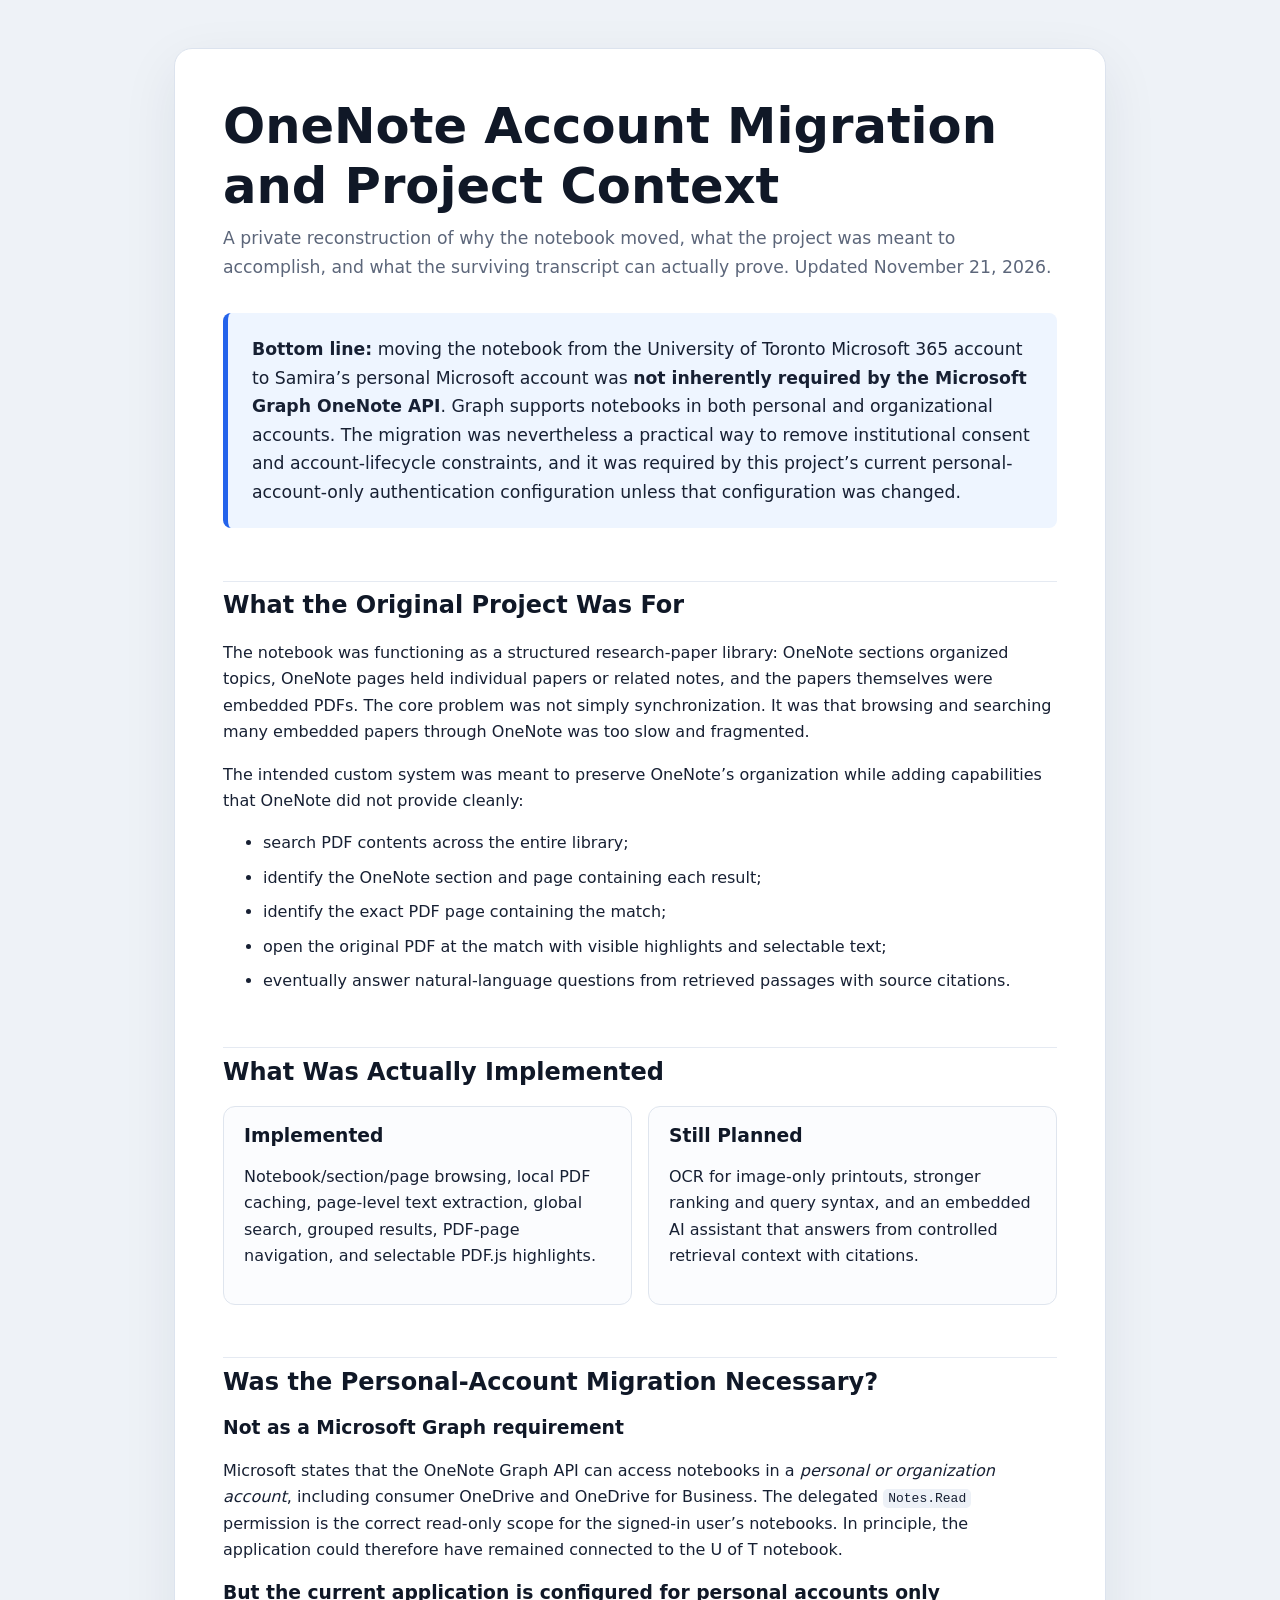
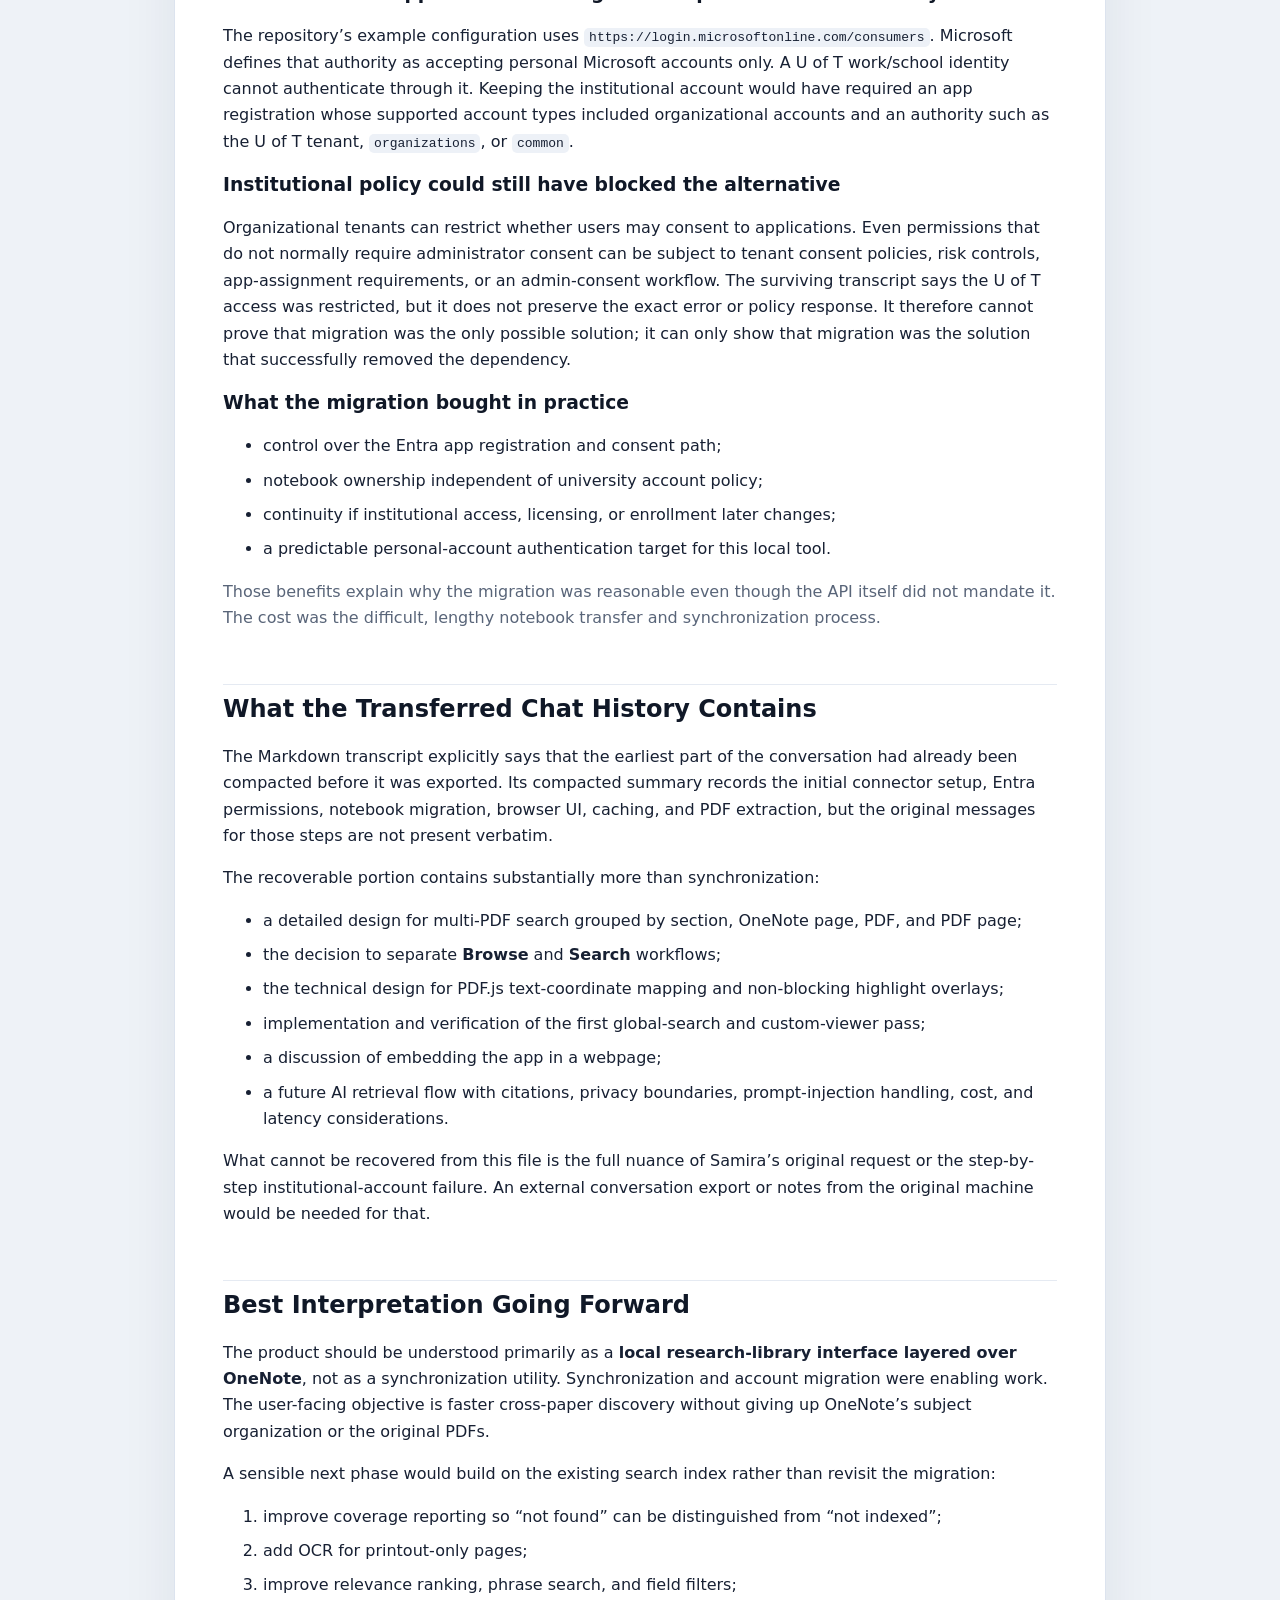
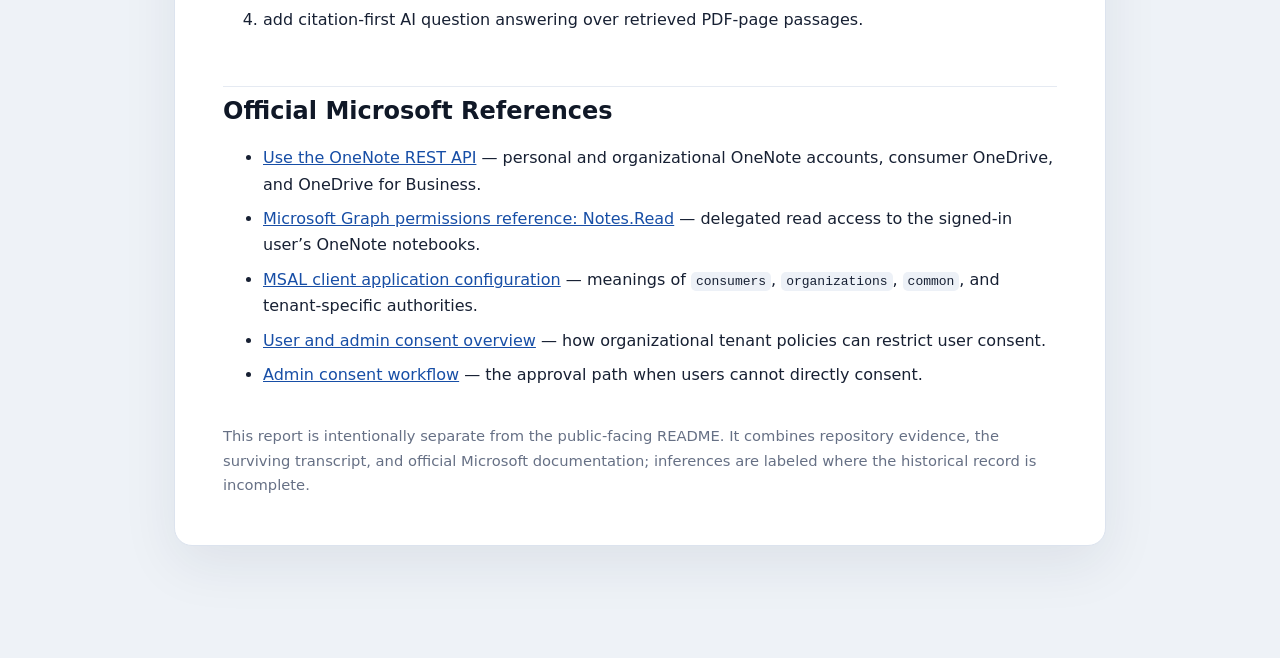
<file: docs/migration-report/index.html>
<!doctype html>
<html lang="en">
  <head>
    <meta charset="utf-8" />
    <meta name="viewport" content="width=device-width, initial-scale=1" />
    <title>OneNote Account Migration and Project Context</title>
    <style>
      :root {
        color-scheme: light;
        font-family: Inter, ui-sans-serif, system-ui, -apple-system, BlinkMacSystemFont, "Segoe UI", sans-serif;
        color: #172033;
        background: #eef2f7;
      }
      * { box-sizing: border-box; }
      body { margin: 0; line-height: 1.65; }
      main { max-width: 980px; margin: 48px auto; padding: 0 24px 64px; }
      article { background: #fff; border: 1px solid #dce3ee; border-radius: 18px; padding: 48px; box-shadow: 0 18px 55px rgba(27, 39, 64, .08); }
      h1, h2, h3 { color: #101827; line-height: 1.2; }
      h1 { margin: 0 0 8px; font-size: clamp(2rem, 5vw, 3.1rem); }
      h2 { margin-top: 2.2em; padding-top: .4em; border-top: 1px solid #e5eaf2; }
      .subtitle { margin: 0 0 32px; color: #5c667a; font-size: 1.08rem; }
      .verdict { padding: 22px 24px; border-left: 5px solid #2463eb; border-radius: 8px; background: #eef5ff; font-size: 1.08rem; }
      .status-grid { display: grid; grid-template-columns: repeat(auto-fit, minmax(240px, 1fr)); gap: 16px; }
      .card { padding: 18px 20px; border: 1px solid #dfe5ee; border-radius: 12px; background: #fbfcfe; }
      .card h3 { margin: 0 0 8px; }
      code { padding: .15em .38em; border-radius: 5px; background: #edf1f7; }
      a { color: #174ea6; }
      li + li { margin-top: .5em; }
      .note { color: #596579; }
      footer { margin-top: 36px; color: #667085; font-size: .92rem; }
      @media (max-width: 680px) { article { padding: 28px 22px; } main { margin-top: 20px; padding-inline: 12px; } }
    </style>
  </head>
  <body>
    <main>
      <article>
        <h1>OneNote Account Migration and Project Context</h1>
        <p class="subtitle">A private reconstruction of why the notebook moved, what the project was meant to accomplish, and what the surviving transcript can actually prove. Updated November 21, 2026.</p>

        <p class="verdict"><strong>Bottom line:</strong> moving the notebook from the University of Toronto Microsoft 365 account to Samira’s personal Microsoft account was <strong>not inherently required by the Microsoft Graph OneNote API</strong>. Graph supports notebooks in both personal and organizational accounts. The migration was nevertheless a practical way to remove institutional consent and account-lifecycle constraints, and it was required by this project’s current personal-account-only authentication configuration unless that configuration was changed.</p>

        <h2>What the Original Project Was For</h2>
        <p>The notebook was functioning as a structured research-paper library: OneNote sections organized topics, OneNote pages held individual papers or related notes, and the papers themselves were embedded PDFs. The core problem was not simply synchronization. It was that browsing and searching many embedded papers through OneNote was too slow and fragmented.</p>
        <p>The intended custom system was meant to preserve OneNote’s organization while adding capabilities that OneNote did not provide cleanly:</p>
        <ul>
          <li>search PDF contents across the entire library;</li>
          <li>identify the OneNote section and page containing each result;</li>
          <li>identify the exact PDF page containing the match;</li>
          <li>open the original PDF at the match with visible highlights and selectable text;</li>
          <li>eventually answer natural-language questions from retrieved passages with source citations.</li>
        </ul>

        <h2>What Was Actually Implemented</h2>
        <div class="status-grid">
          <section class="card">
            <h3>Implemented</h3>
            <p>Notebook/section/page browsing, local PDF caching, page-level text extraction, global search, grouped results, PDF-page navigation, and selectable PDF.js highlights.</p>
          </section>
          <section class="card">
            <h3>Still Planned</h3>
            <p>OCR for image-only printouts, stronger ranking and query syntax, and an embedded AI assistant that answers from controlled retrieval context with citations.</p>
          </section>
        </div>

        <h2>Was the Personal-Account Migration Necessary?</h2>
        <h3>Not as a Microsoft Graph requirement</h3>
        <p>Microsoft states that the OneNote Graph API can access notebooks in a <em>personal or organization account</em>, including consumer OneDrive and OneDrive for Business. The delegated <code>Notes.Read</code> permission is the correct read-only scope for the signed-in user’s notebooks. In principle, the application could therefore have remained connected to the U of T notebook.</p>

        <h3>But the current application is configured for personal accounts only</h3>
        <p>The repository’s example configuration uses <code>https://login.microsoftonline.com/consumers</code>. Microsoft defines that authority as accepting personal Microsoft accounts only. A U of T work/school identity cannot authenticate through it. Keeping the institutional account would have required an app registration whose supported account types included organizational accounts and an authority such as the U of T tenant, <code>organizations</code>, or <code>common</code>.</p>

        <h3>Institutional policy could still have blocked the alternative</h3>
        <p>Organizational tenants can restrict whether users may consent to applications. Even permissions that do not normally require administrator consent can be subject to tenant consent policies, risk controls, app-assignment requirements, or an admin-consent workflow. The surviving transcript says the U of T access was restricted, but it does not preserve the exact error or policy response. It therefore cannot prove that migration was the only possible solution; it can only show that migration was the solution that successfully removed the dependency.</p>

        <h3>What the migration bought in practice</h3>
        <ul>
          <li>control over the Entra app registration and consent path;</li>
          <li>notebook ownership independent of university account policy;</li>
          <li>continuity if institutional access, licensing, or enrollment later changes;</li>
          <li>a predictable personal-account authentication target for this local tool.</li>
        </ul>
        <p class="note">Those benefits explain why the migration was reasonable even though the API itself did not mandate it. The cost was the difficult, lengthy notebook transfer and synchronization process.</p>

        <h2>What the Transferred Chat History Contains</h2>
        <p>The Markdown transcript explicitly says that the earliest part of the conversation had already been compacted before it was exported. Its compacted summary records the initial connector setup, Entra permissions, notebook migration, browser UI, caching, and PDF extraction, but the original messages for those steps are not present verbatim.</p>
        <p>The recoverable portion contains substantially more than synchronization:</p>
        <ul>
          <li>a detailed design for multi-PDF search grouped by section, OneNote page, PDF, and PDF page;</li>
          <li>the decision to separate <strong>Browse</strong> and <strong>Search</strong> workflows;</li>
          <li>the technical design for PDF.js text-coordinate mapping and non-blocking highlight overlays;</li>
          <li>implementation and verification of the first global-search and custom-viewer pass;</li>
          <li>a discussion of embedding the app in a webpage;</li>
          <li>a future AI retrieval flow with citations, privacy boundaries, prompt-injection handling, cost, and latency considerations.</li>
        </ul>
        <p>What cannot be recovered from this file is the full nuance of Samira’s original request or the step-by-step institutional-account failure. An external conversation export or notes from the original machine would be needed for that.</p>

        <h2>Best Interpretation Going Forward</h2>
        <p>The product should be understood primarily as a <strong>local research-library interface layered over OneNote</strong>, not as a synchronization utility. Synchronization and account migration were enabling work. The user-facing objective is faster cross-paper discovery without giving up OneNote’s subject organization or the original PDFs.</p>
        <p>A sensible next phase would build on the existing search index rather than revisit the migration:</p>
        <ol>
          <li>improve coverage reporting so “not found” can be distinguished from “not indexed”;</li>
          <li>add OCR for printout-only pages;</li>
          <li>improve relevance ranking, phrase search, and field filters;</li>
          <li>add citation-first AI question answering over retrieved PDF-page passages.</li>
        </ol>

        <h2>Official Microsoft References</h2>
        <ul>
          <li><a href="https://learn.microsoft.com/en-us/graph/api/resources/onenote-api-overview?view=graph-rest-1.0">Use the OneNote REST API</a> — personal and organizational OneNote accounts, consumer OneDrive, and OneDrive for Business.</li>
          <li><a href="https://learn.microsoft.com/en-us/graph/permissions-reference#notesread">Microsoft Graph permissions reference: Notes.Read</a> — delegated read access to the signed-in user’s OneNote notebooks.</li>
          <li><a href="https://learn.microsoft.com/en-us/entra/identity-platform/msal-client-application-configuration">MSAL client application configuration</a> — meanings of <code>consumers</code>, <code>organizations</code>, <code>common</code>, and tenant-specific authorities.</li>
          <li><a href="https://learn.microsoft.com/en-us/entra/identity/enterprise-apps/user-admin-consent-overview">User and admin consent overview</a> — how organizational tenant policies can restrict user consent.</li>
          <li><a href="https://learn.microsoft.com/en-us/entra/identity/enterprise-apps/admin-consent-workflow-overview">Admin consent workflow</a> — the approval path when users cannot directly consent.</li>
        </ul>

        <footer>This report is intentionally separate from the public-facing README. It combines repository evidence, the surviving transcript, and official Microsoft documentation; inferences are labeled where the historical record is incomplete.</footer>
      </article>
    </main>
  </body>
</html>
</file>
